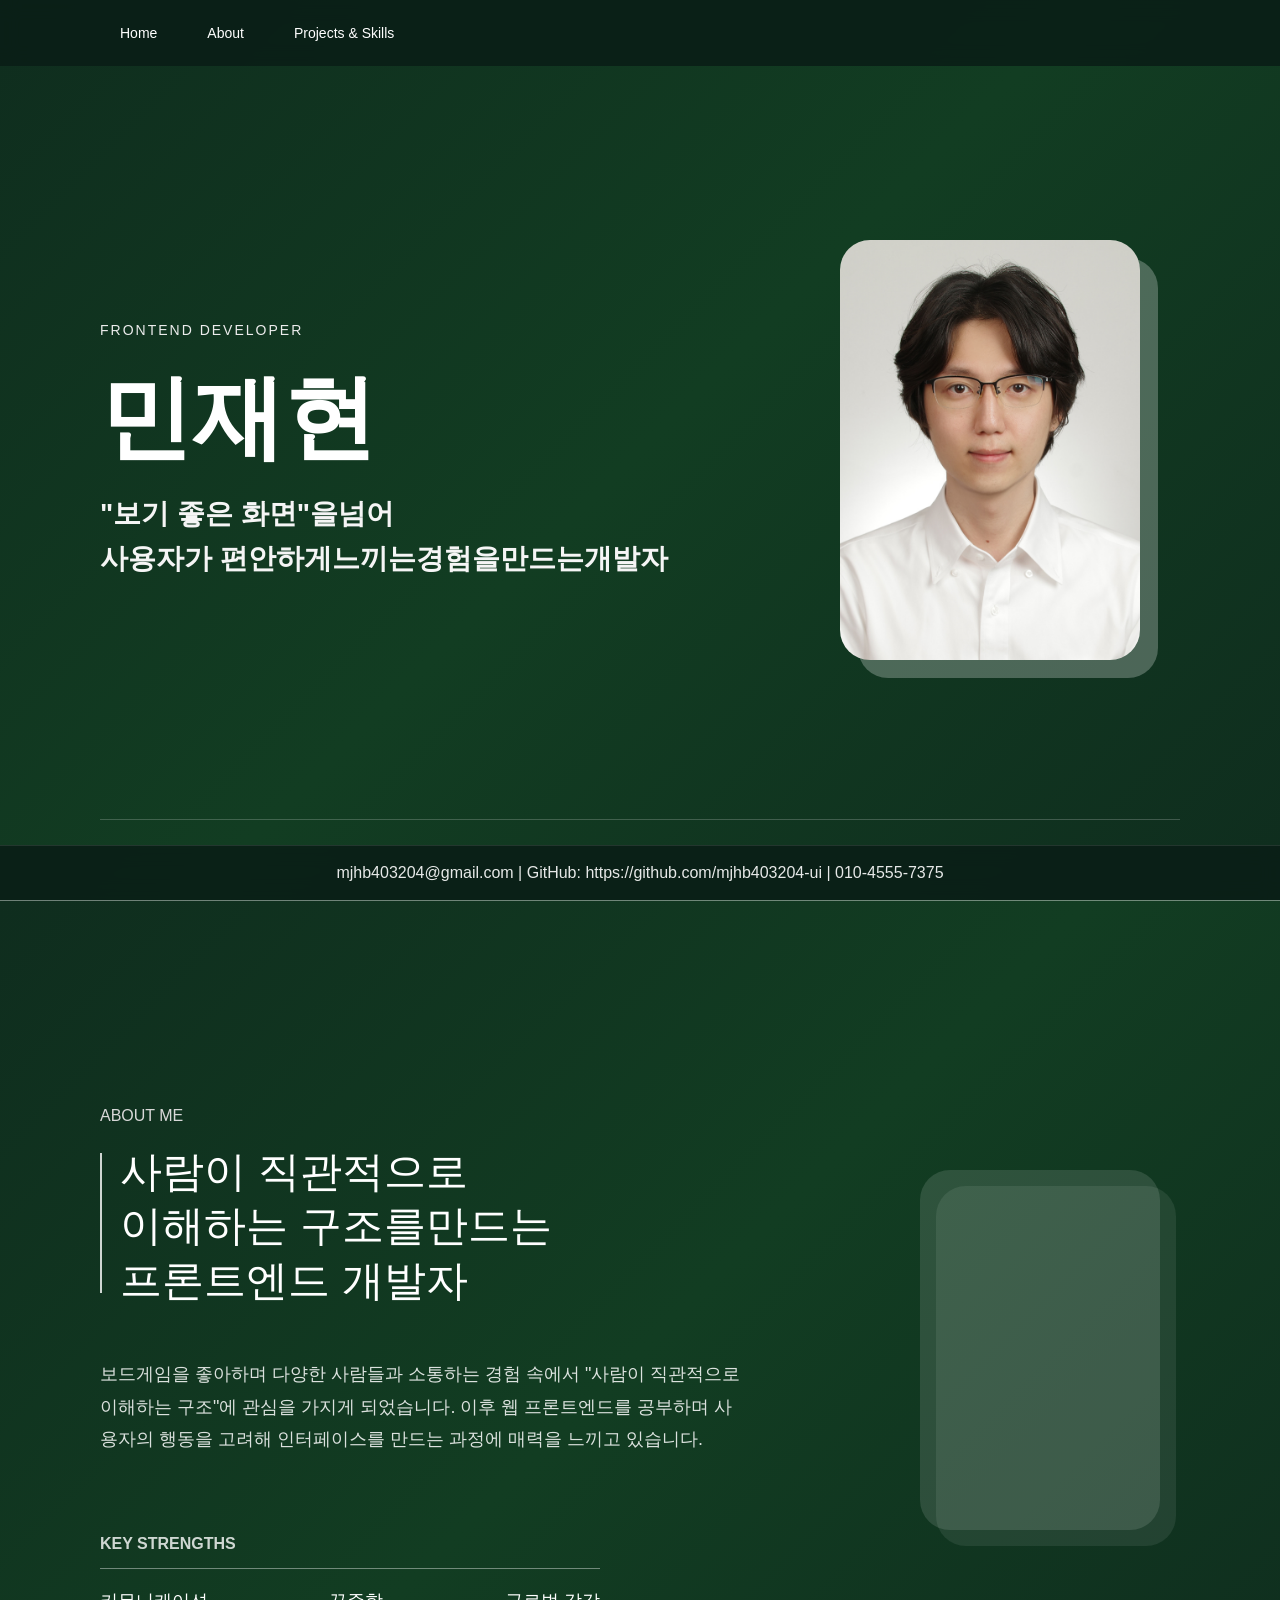
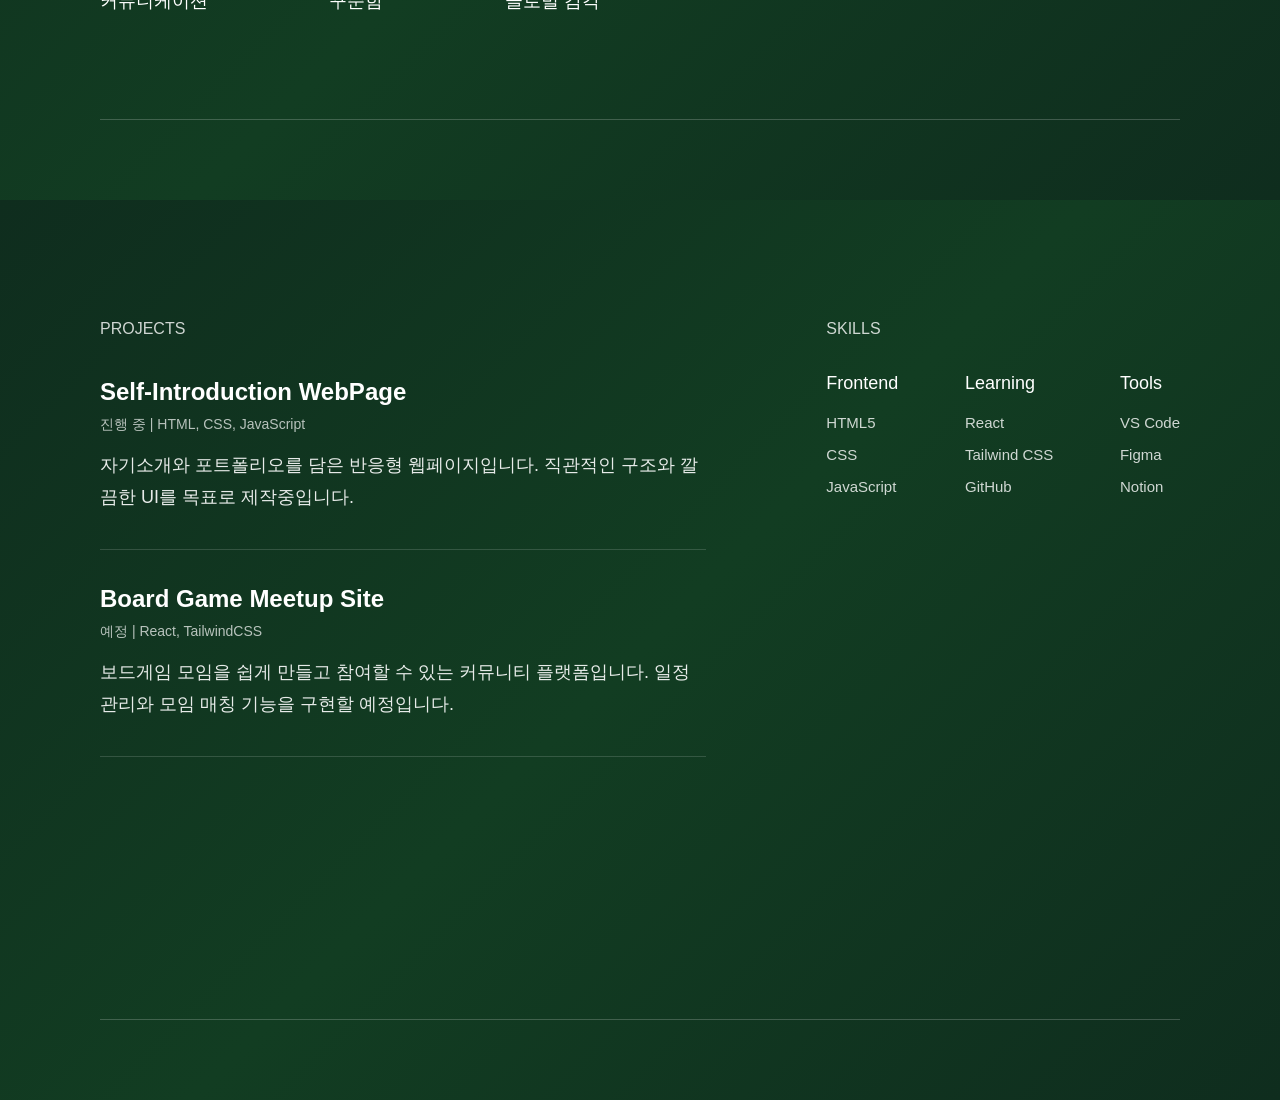
<file: index.html>
<!doctype html>
<html lang="ko">
  <head>
    <meta charset="UTF-8" />
    <meta name="viewport" content="width=device-width, initial-scale=1.0" />
    <title>개인프로젝트</title>
    <link rel="stylesheet" href="./my-css/style.css" />
  </head>
  <body>
    <header class="site-header">
      <div class="site-header__inner">
        <nav class="site-nav">
          <ul>
            <li><a href="#home">Home</a></li>
            <li><a href="#About">About</a></li>
            <li><a href="#Projects">Projects & Skills</a></li>
          </ul>
        </nav>
      </div>
    </header>

    <main id="home">
      <section class="hero">
        <div class="hero__left">
          <p class="intro">FRONTEND DEVELOPER</p>
          <h1 class="name">민재현</h1>
          <h2 class="hero__contents">
            "보기 좋은 화면"을넘어<br />
            사용자가 편안하게느끼는경험을만드는개발자
          </h2>
        </div>
        <div class="hero__image-box">
          <img
            src="./image/my-image.jpg"
            alt="증명사진"
            class="my_image"
            width="320"
          />
        </div>

        <div class="hero__back-image"></div>
      </section>

      <section id="About" class="About-section">
        <article class="About__text-box">
          <p class="About-me">ABOUT ME</p>
          <h2 class="About__contents">
            사람이 직관적으로<br />
            이해하는 구조를만드는<br />
            프론트엔드 개발자
          </h2>
          <p class="About__ex">
            보드게임을 좋아하며 다양한 사람들과 소통하는 경험 속에서 "사람이
            직관적으로 이해하는 구조"에 관심을 가지게 되었습니다. 이후 웹
            프론트엔드를 공부하며 사용자의 행동을 고려해 인터페이스를 만드는
            과정에 매력을 느끼고 있습니다.
          </p>

          <article class="strengths__key-box">
            <h3 class="key-strengths">KEY STRENGTHS</h3>
            <ul class="key__list">
              <li>커뮤니케이션</li>
              <li>꾸준함</li>
              <li>글로벌 감각</li>
            </ul>
          </article>
        </article>

        <div class="about__visual"></div>
      </section>
      <section id="Projects" class="Projects-section">
        <div class="projects-wrap">
          <div class="projects-left">
            <p class="Projects">PROJECTS</p>

            <article class="project-item">
              <h2>Self-Introduction WebPage</h2>
              <p>진행 중 | HTML, CSS, JavaScript</p>

              <p>
                자기소개와 포트폴리오를 담은 반응형 웹페이지입니다. 직관적인
                구조와 깔끔한 UI를 목표로 제작중입니다.
              </p>
            </article>

            <article class="project-item">
              <h2>Board Game Meetup Site</h2>
              <p>예정 | React, TailwindCSS</p>

              <p>
                보드게임 모임을 쉽게 만들고 참여할 수 있는 커뮤니티
                플랫폼입니다. 일정관리와 모임 매칭 기능을 구현할 예정입니다.
              </p>
            </article>
          </div>

          <article class="skills-box">
            <ul>
              <li>
                Frontend
                <ul>
                  <li>HTML5</li>
                  <li>CSS</li>
                  <li>JavaScript</li>
                </ul>
              </li>
              <li>
                Learning
                <ul>
                  <li>React</li>
                  <li>Tailwind CSS</li>
                  <li>GitHub</li>
                </ul>
              </li>
              <li>
                Tools
                <ul>
                  <li>VS Code</li>
                  <li>Figma</li>
                  <li>Notion</li>
                </ul>
              </li>
            </ul>
          </article>
        </div>
      </section>
    </main>

    <footer class="site-footer">
      <p>
        mjhb403204@gmail.com | GitHub: https://github.com/mjhb403204-ui |
        010-4555-7375
      </p>
    </footer>
  </body>
</html>
</file>
<file: my-css/style.css>
* {
  margin: 0;
  padding: 0;
  box-sizing: border-box;
}

body {
  background: #161616;
  font-family: Pretendard, sans-serif;
  color: white;
}

main {
  width: 100%;
}

section {
  min-height: 100vh;

  background: linear-gradient(135deg, #0f2d1e, #123d22, #0f2d1e);

  padding: 60px;
  position: relative;
}

.site-header {
  position: fixed;
  top: 0;
  left: 0;

  width: 100%;

  z-index: 1000;

  background: rgba(20, 60, 40, 0.92);
  backdrop-filter: blur(10px);
}

.site-header__inner {
  max-width: 1200px;
  margin: 0 auto;

  padding: 24px 80px;
}

.site-nav ul {
  display: flex;
  gap: 50px;
  list-style: none;
}

.site-nav a {
  text-decoration: none;
  color: white;
  font-size: 14px;
}

html {
  scroll-behavior: smooth;
}

/*hero*/

.hero {
  min-height: 100vh;

  display: flex;
  align-items: center;
  justify-content: center;

  padding: 0 100px;
  position: relative;
}
.hero__content {
  width: 100%;

  display: flex;
  justify-content: space-between;
  align-items: center;
}
.hero__text {
  max-width: 500px;
  width: 45%;
}

.hero__left {
  display: flex;
  flex-direction: column;

  align-items: flex-start;
}
.intro {
  font-size: 14px;
  letter-spacing: 2px;

  margin-bottom: 24px;
  line-height: 1.8;

  color: #ececec;
}
.name {
  font-size: 92px;
  font-weight: 700;

  margin-bottom: 24px;

  line-height: 1.1;
}
.hero__contents {
  font-size: 28px;
  line-height: 1.6;
  max-width: 600px;
  color: #f5f5f5;
}
.hero__image-box {
  position: relative;

  width: 300px;
  height: 420px;
  margin-left: auto;
  margin-right: 40px;

  flex-shrink: 0;
}
.my_image {
  width: 100%;
  height: 100%;

  object-fit: cover;

  border-radius: 30px;

  position: relative;
  z-index: 2;
}
.hero__image-box::after {
  content: "";

  position: absolute;

  top: 18px;
  left: 18px;

  width: 100%;
  height: 100%;

  border-radius: 30px;

  background: rgba(255, 255, 255, 0.25);

  z-index: 1;
}
.hero::after {
  content: "";

  position: absolute;

  left: 100px;
  right: 100px;
  bottom: 80px;

  height: 1px;

  background: rgba(255, 255, 255, 0.2);
}

/*About*/

.About-section {
  min-height: 100vh;

  display: flex;
  justify-content: space-between;
  align-items: center;

  padding: 120px 100px 100px;
  padding-top: 120px;
  position: relative;
}
.About__text-box {
  width: 60%;
  max-width: 700px;
}
.About-me {
  font-size: 16px;
  color: #d8d8d8;

  margin-bottom: 20px;
}
.About__contents {
  font-size: 42px;
  font-weight: 500;

  line-height: 1.3;

  margin-bottom: 50px;

  position: relative;

  padding-left: 20px;
}

.About__contents::before {
  content: "";

  position: absolute;

  left: 0;
  top: 8px;

  width: 2px;
  height: 140px;

  background: rgba(255, 255, 255, 0.8);
}
.About__ex {
  font-size: 18px;
  line-height: 1.8;

  max-width: 650px;

  color: rgba(255, 255, 255, 0.85);

  margin-bottom: 80px;
}
.strengths__key-box {
  width: 100%;

  margin-top: 0;
}
.key-strengths {
  font-size: 16px;

  margin-bottom: 15px;

  color: rgba(255, 255, 255, 0.8);
}
.key__list {
  display: flex;

  justify-content: space-between;

  max-width: 500px;

  list-style: none;

  border-top: 1px solid rgba(255, 255, 255, 0.4);

  padding-top: 20px;
}
.key__list::before {
  content: "";

  position: absolute;

  top: 0;
  left: 0;

  width: 100%;
  height: 1px;

  background: rgba(255, 255, 255, 0.4);
}
.key__list li {
  font-size: 18px;
}
.about__visual {
  position: absolute;

  right: 120px;
  top: 50%;

  transform: translateY(-50%);

  width: 240px;
  height: 360px;

  border-radius: 30px;

  background: rgba(255, 255, 255, 0.12);
}
.about__visual::after {
  content: "";

  position: absolute;

  top: 16px;
  left: 16px;

  width: 100%;
  height: 100%;

  border-radius: 30px;

  background: rgba(255, 255, 255, 0.08);

  z-index: -1;
}
.About-section::after {
  content: "";

  position: absolute;

  bottom: 80px;
  left: 100px;
  right: 100px;

  height: 1px;

  background: rgba(255, 255, 255, 0.2);
}
/*projects*/
.Projects-section {
  min-height: 100vh;

  padding: 120px 100px 100px;

  position: relative;
}
.projects-wrap {
  display: flex;

  justify-content: space-between;

  align-items: flex-start;

  gap: 120px;
}
.projects-left {
  width: 60%;
}
.Projects {
  font-size: 16px;

  margin-bottom: 40px;

  color: rgba(255, 255, 255, 0.8);
}
.project-item {
  padding-bottom: 35px;
  margin-bottom: 35px;

  border-bottom: 1px solid rgba(255, 255, 255, 0.15);
}
.project-item h2 {
  font-size: 24px;

  margin-bottom: 10px;
}
.project-item p:nth-of-type(1) {
  font-size: 14px;

  color: rgba(255, 255, 255, 0.7);

  margin-bottom: 15px;
}
.project-item p:nth-of-type(2) {
  font-size: 18px;

  line-height: 1.8;

  color: rgba(255, 255, 255, 0.9);
}
.skills-box {
  width: 35%;
}
.skills-box > ul {
  display: flex;

  justify-content: space-between;

  list-style: none;
}
.skills-box::before {
  content: "SKILLS";

  display: block;

  margin-bottom: 35px;

  font-size: 16px;

  color: rgba(255, 255, 255, 0.8);
}
.skills-box > ul > li {
  font-size: 18px;
}
.skills-box ul ul {
  list-style: none;

  margin-top: 20px;
}
.skills-box ul ul li {
  margin-bottom: 15px;

  font-size: 15px;

  color: rgba(255, 255, 255, 0.8);
}
.Projects-section::after {
  content: "";

  position: absolute;

  left: 100px;
  right: 100px;
  bottom: 80px;

  height: 1px;

  background: rgba(255, 255, 255, 0.2);
}

/*footer*/
.site-footer {
  position: fixed;

  bottom: 0;
  left: 0;

  width: 100%;

  padding: 18px;

  text-align: center;

  background: #0b1f17;
  color: rgba(255, 255, 255, 0.9);

  backdrop-filter: blur(10px);

  border-top: 1px solid rgba(255, 255, 255, 0.1);

  z-index: 1000;
}
.site-header,
.site-footer {
  background: rgba(11, 31, 23, 0.9);

  backdrop-filter: blur(10px);

  -webkit-backdrop-filter: blur(10px);
}
</file>
